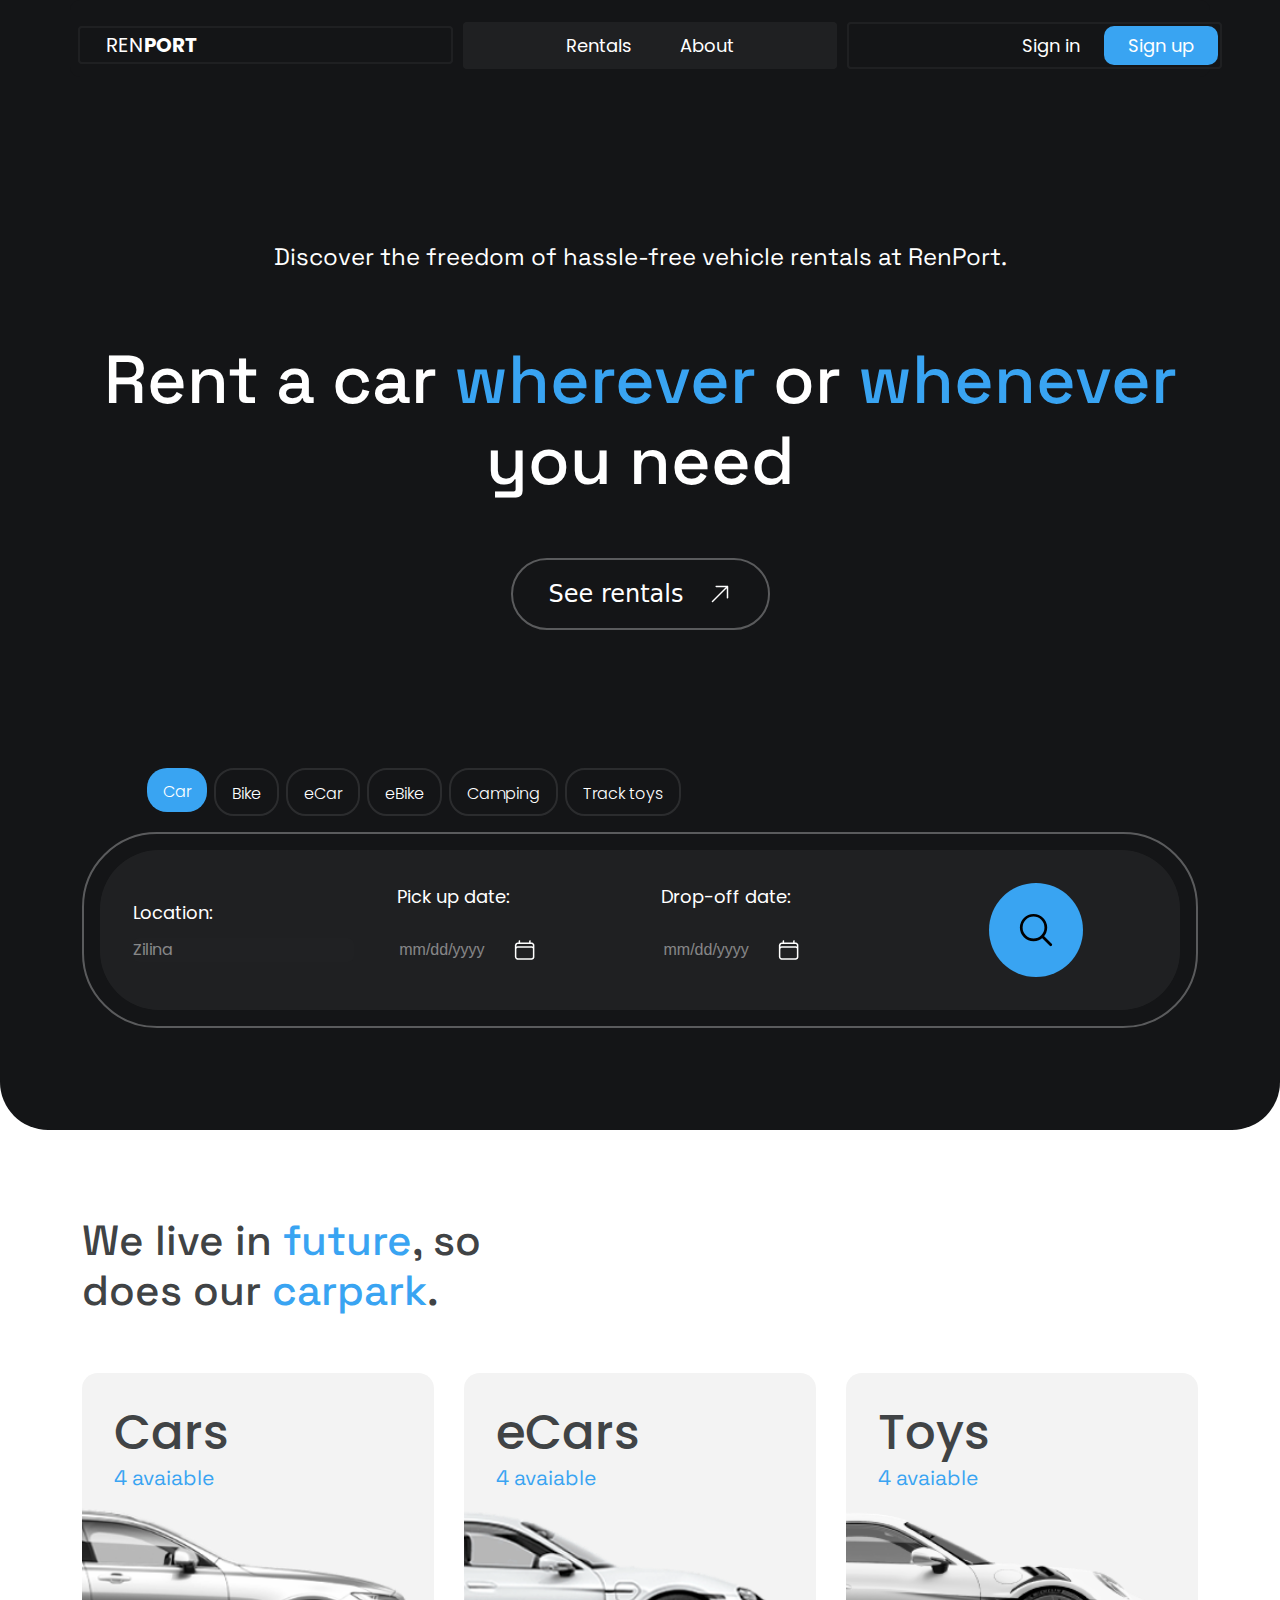
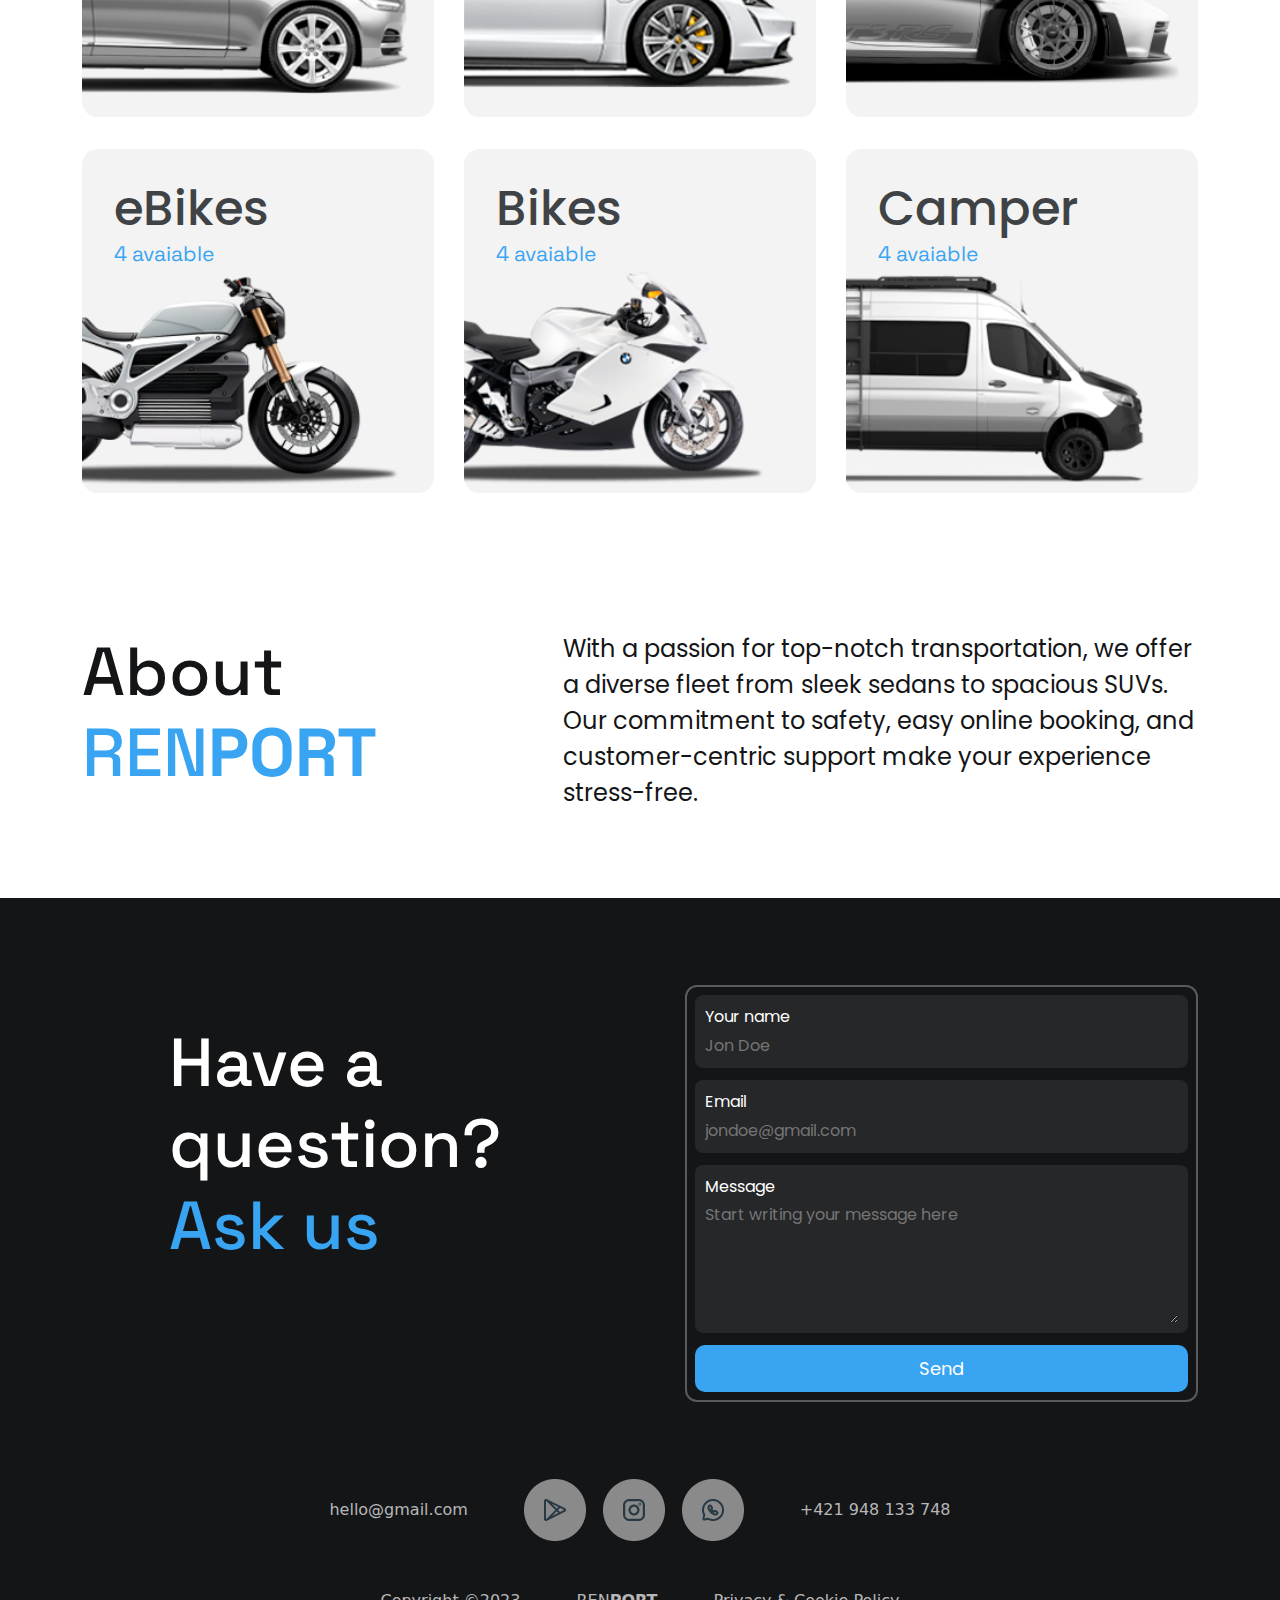
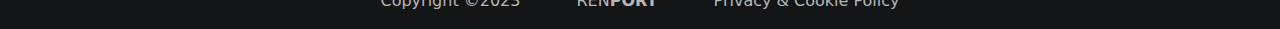
<file: index.html>
<!DOCTYPE html>
<html lang="en">
  <head>
    <meta charset="UTF-8" />
    <meta name="viewport" content="width=device-width, initial-scale=1.0" />
    <title>RenPort</title>
    <link rel="icon" href="./asets/imgs/site-icon.svg" />

    <link rel="stylesheet" href="./asets/css/bootstrap.min.css" />
    <link rel="stylesheet" href="./asets/custom/style.css" />
    <link rel="stylesheet" href="./asets/custom/style-general.css" />

    <link rel="preconnect" href="https://fonts.googleapis.com" />
    <link rel="preconnect" href="https://fonts.gstatic.com" crossorigin />
    <link
      href="https://fonts.googleapis.com/css2?family=Poppins&family=Space+Grotesk:wght@500&display=swap"
      rel="stylesheet"
    />
    <link
      href="https://fonts.googleapis.com/css2?family=Poppins&display=swap"
      rel="stylesheet"
    />
    <link
      href="https://fonts.googleapis.com/css2?family=Poppins:wght@300&display=swap"
      rel="stylesheet"
    />
  </head>
  <body onload="main()">
    <section class="bg-dark-cast border-bn">
      <!-- NAV STARTS -->
      <nav class="container navbar navbar-expand-lg navbar-light">
        <div class="col-4 left">
          <a class="navbar-brand" href="./index.html"
            >REN<strong>PORT</strong></a
          >
        </div>

        <div class="col-4 center">
          <ul class="navbar-nav mr-auto">
            <li class="nav-item">
              <a class="nav-link" href="./rentals.html">Rentals</a>
            </li>
            <li class="nav-item">
              <a class="nav-link" href="#about">About</a>
            </li>
          </ul>
        </div>

        <div class="col-4 right">
          <ul class="navbar-nav mr-auto">
            <li class="nav-item">
              <a class="nav-link sign" href="./sign_in.html">Sign in</a>
            </li>
            <li class="nav-item">
              <a class="nav-link btn-primary-cast sign" href="./sign_up.html"
                >Sign up</a
              >
            </li>
            <li class="nav-item profile">
              <a class="nav-link btn-primary-cast" href="./profile.html"
                >Profile</a
              >
            </li>
          </ul>
        </div>
      </nav>
      <!-- NAV ENDS -->

      <!-- MAIN STARTS -->
      <div class="container main">
        <div>
          <p class="secundary-text">
            Discover the freedom of hassle-free vehicle rentals at RenPort.
          </p>
        </div>
        <div>
          <h1>
            Rent a car
            <span style="color: var(--primary-accent)">wherever</span> or
            <span style="color: var(--primary-accent)">whenever</span> you need
          </h1>
        </div>

        <button class="btn btn-primary button-see-rent">
          <div class=""><p>See rentals</p></div>

          <div class="">
            <img
              class="img-fluid"
              src="./asets/imgs/see-rent-icon.png"
              alt="see-rent"
            />
          </div>
        </button>
      </div>
      <!-- MAIN ENDS -->

      <!-- FIND FORM STARTS -->
      <form action="/" method="get" class="container find">
        <div class="col-7 col-7 choose">
          <div class="btn-group btn-group-toggle radio-b">
            <label class="btn btn-secondary active radio-b-label">
              <input
                type="radio"
                name="vehicle-type"
                id="option1"
                autocomplete="off"
                checked
              />
              Car
            </label>
            <label class="btn btn-secondary radio-b-label">
              <input
                type="radio"
                name="vehicle-type"
                id="option2"
                autocomplete="off"
              />
              Bike
            </label>
            <label class="btn btn-secondary radio-b-label">
              <input
                type="radio"
                name="vehicle-type"
                id="option3"
                autocomplete="off"
              />
              eCar
            </label>
            <label class="btn btn-secondary radio-b-label">
              <input
                type="radio"
                name="vehicle-type"
                id="option4"
                autocomplete="off"
              />
              eBike
            </label>
            <label class="btn btn-secondary radio-b-label">
              <input
                type="radio"
                name="vehicle-type"
                id="option5"
                autocomplete="off"
              />
              Camping
            </label>
            <label class="btn btn-secondary radio-b-label">
              <input
                type="radio"
                name="vehicle-type"
                id="option6"
                autocomplete="off"
              />
              Track toys
            </label>
          </div>
        </div>

        <div class="loc-date-select-container">
          <div class="loc-date-select">
            <div class="location">
              <label for="location">Location:</label>
              <select class="form-select" aria-label="location">
                <option value="Zilina">Zilina</option>
                <option value="Bratislava">Bratislava</option>
                <option value="Kosice">Kosice</option>
              </select>
            </div>

            <div class="starts">
              <label for="starts">Pick up date:</label>
              <input type="date" id="starts" name="starts" />
            </div>

            <div class="ends">
              <label for="ends">Drop-off date:</label>
              <input type="date" id="ends" name="ends" placeholder="text" />
            </div>

            <div class="find-button">
              <img
                width="94px"
                src="./asets/imgs/find-icon.svg"
                alt="find-icon"
              />
            </div>
          </div>
        </div>
      </form>
      <!-- FIND FORM ENDS -->
    </section>

    <!-- CARDS -->
    <section class="container section-2">
      <div class="col-5">
        <h2>
          We live in <span style="color: var(--primary-accent)">future</span>,
          so does our <span style="color: var(--primary-accent)">carpark</span>.
        </h2>
      </div>

      <div class="cards">
        <div class="row1">
          <div class="card">
            <div class="text-in-card">
              <h3>Cars</h3>
              <p>4 avaiable</p>
            </div>
            <img src="./asets/imgs/car1.png" alt="car1" />
          </div>
          <div class="card">
            <div class="text-in-card">
              <h3>eCars</h3>
              <p>4 avaiable</p>
            </div>
            <img src="./asets/imgs/car2.png" alt="car2" />
          </div>
          <div class="card">
            <div class="text-in-card">
              <h3>Toys</h3>
              <p>4 avaiable</p>
            </div>
            <img src="./asets/imgs/car3.png" alt="car3" />
          </div>
        </div>

        <div class="row2">
          <div class="card">
            <div class="text-in-card">
              <h3>eBikes</h3>
              <p>4 avaiable</p>
            </div>
            <img src="./asets/imgs/car4.png" alt="car4" />
          </div>
          <div class="card">
            <div class="text-in-card">
              <h3>Bikes</h3>
              <p>4 avaiable</p>
            </div>
            <img src="./asets/imgs/car5.png" alt="car5" />
          </div>
          <div class="card">
            <div class="text-in-card">
              <h3>Camper</h3>
              <p>4 avaiable</p>
            </div>
            <img src="./asets/imgs/car6.png" alt="car6" />
          </div>
        </div>
      </div>
    </section>

    <!-- ABOUT -->
    <section class="container section-3" id="about">
      <div class="col-4">
        <h1>
          About
          <span style="color: var(--primary-accent)"
            >REN<strong>PORT</strong></span
          >
        </h1>
      </div>
      <div>
        <p>
          With a passion for top-notch transportation, we offer a diverse fleet
          from sleek sedans to spacious SUVs. Our commitment to safety, easy
          online booking, and customer-centric support make your experience
          stress-free.
        </p>
      </div>
    </section>

    <!-- ASK US -->
    <section class="section-4 bg-dark-cast">
      <div class="container section-4">
        <div class="ask-us col-4">
          <div>
            <h1>
              Have a question?
              <span style="color: var(--primary-accent)">Ask us</span>
            </h1>
          </div>
        </div>
        <div class="ask-us-form">
          <form>
            <div>
              <label for="name-usk-us">Your name</label>
              <input type="text" id="name-usk-us" placeholder="Jon Doe" />
            </div>
            <div>
              <label for="email-usk-us">Email</label>
              <input type="email" id="email" placeholder="jondoe@gmail.com" />
            </div>
            <div>
              <label for="message-usk-us">Message</label>
              <textarea
                rows="5"
                cols="25"
                placeholder="Start writing your message here"
              ></textarea>
            </div>
            <div class="btn-primary-cast">
              <button>Send</button>
            </div>
          </form>
        </div>
      </div>
    </section>

    <!-- FOOTER -->
    <section class="bg-dark-cast">
      <footer>
        <div class="links-footer">
          <div><p>hello@gmail.com</p></div>
          <div class="links-imgs">
            <img src="./asets/imgs/playmarket-icon.png" alt="playmarket-icon" />
            <img src="./asets/imgs/inst-icon.png" alt="inst-icon" />
            <img src="./asets/imgs/whatsapp-icon.png" alt="whatsapp-icon" />
          </div>
          <div class="phone-number-footer"><p>+421 948 133 748</p></div>
        </div>
        <div class="else-footer">
          <p>Copyright &#169;2023</p>
          <p>REN<strong>PORT</strong></p>
          <p>Privacy & Cookie Policy</p>
        </div>
      </footer>
    </section>

    <script src="https://cdn.jsdelivr.net/npm/@popperjs/core@2.11.8/dist/umd/popper.min.js"></script>
    <script src="https://cdn.jsdelivr.net/npm/bootstrap@5.3.2/dist/js/bootstrap.min.js"></script>
    <script src="asets/js/bootstrap.min.js"></script>
    <script src="https://ajax.googleapis.com/ajax/libs/jquery/3.7.1/jquery.min.js"></script>
    <script src="./asets/custom/scripts.js"></script>
  </body>
</html>
</file>
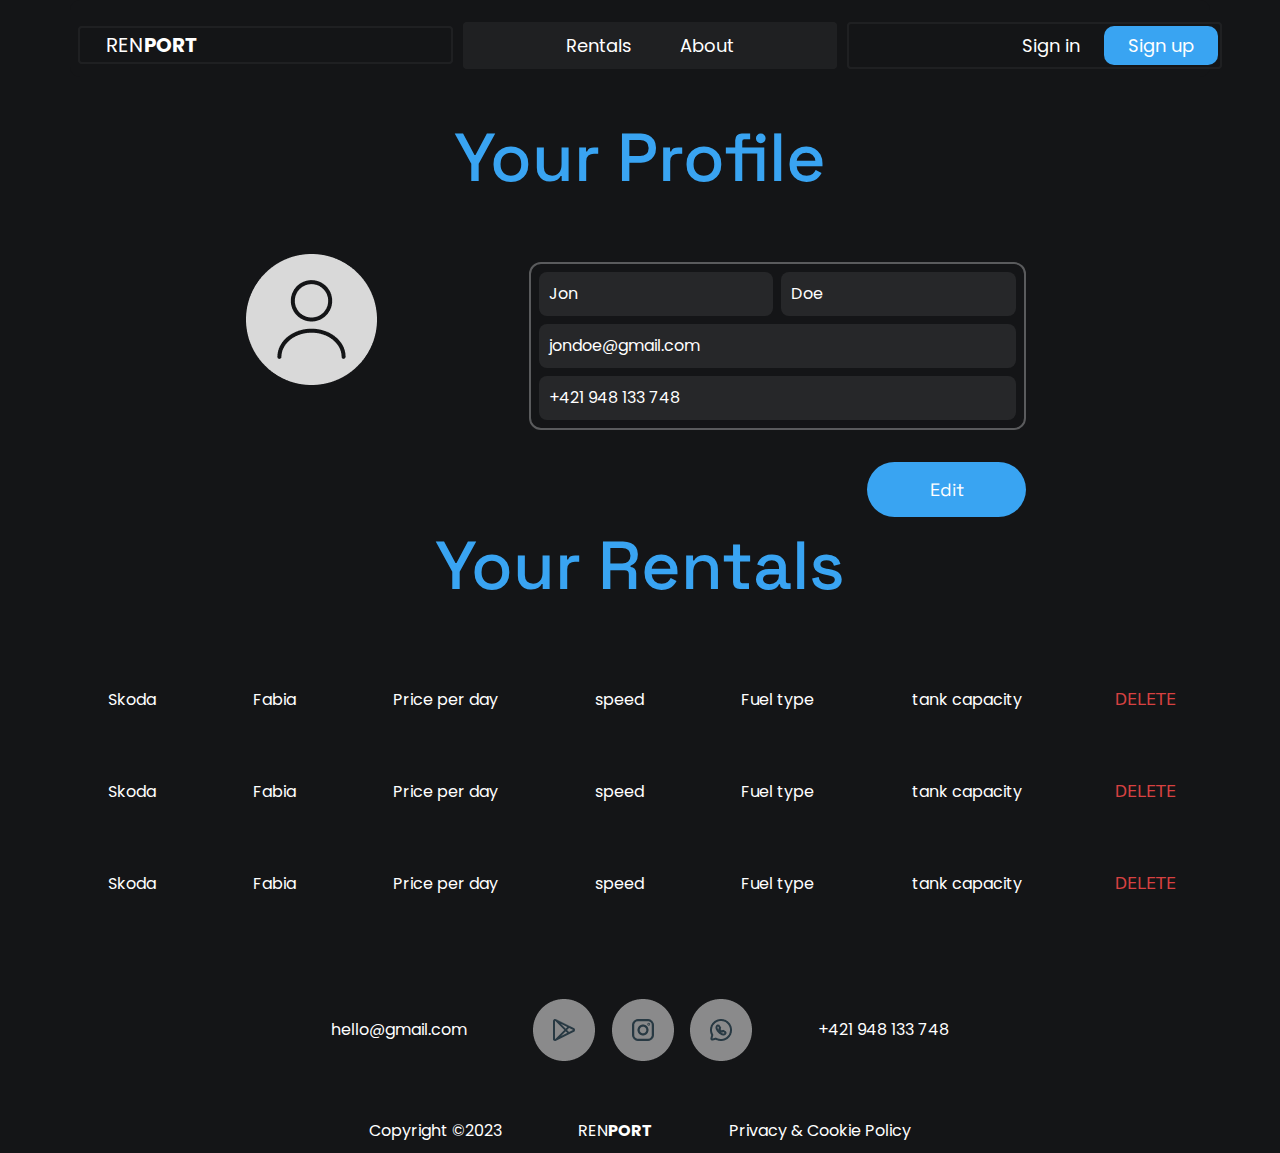
<file: profile.html>
<!DOCTYPE html>
<html lang="en">
  <head>
    <meta charset="UTF-8" />
    <meta name="viewport" content="width=device-width, initial-scale=1.0" />
    <title>RenPort</title>
    <link rel="icon" href="./asets/imgs/site-icon.svg" />

    <link rel="stylesheet" href="./asets/css/bootstrap.min.css" />
    <link rel="stylesheet" href="./asets/custom/profile.css" />
    <link rel="stylesheet" href="./asets/custom/style-general.css" />

    <link rel="preconnect" href="https://fonts.googleapis.com" />
    <link rel="preconnect" href="https://fonts.gstatic.com" crossorigin />
    <link
      href="https://fonts.googleapis.com/css2?family=Poppins&family=Space+Grotesk:wght@500&display=swap"
      rel="stylesheet"
    />
    <link
      href="https://fonts.googleapis.com/css2?family=Poppins&display=swap"
      rel="stylesheet"
    />
    <link
      href="https://fonts.googleapis.com/css2?family=Poppins:wght@300&display=swap"
      rel="stylesheet"
    />
  </head>
  <body class="bg-dark-cast" onload="main()">
    <section>
      <!-- NAV STARTS -->
      <nav class="container navbar navbar-expand-lg navbar-light">
        <div class="col-4 left">
          <a class="navbar-brand" href="./index.html"
            >REN<strong>PORT</strong></a
          >
        </div>

        <div class="col-4 center">
          <ul class="navbar-nav mr-auto">
            <li class="nav-item">
              <a class="nav-link" href="./rentals.html">Rentals</a>
            </li>
            <li class="nav-item">
              <a class="nav-link" href="#about">About</a>
            </li>
          </ul>
        </div>

        <div class="col-4 right">
          <ul class="navbar-nav mr-auto">
            <li class="nav-item">
              <a class="nav-link sign" href="./sign_in.html">Sign in</a>
            </li>
            <li class="nav-item">
              <a class="nav-link btn-primary-cast sign" href="./sign_up.html"
                >Sign up</a
              >
            </li>
            <li class="nav-item profile">
              <a class="nav-link btn-primary-cast" href="./profile.html"
                >Profile</a
              >
            </li>
          </ul>
        </div>
      </nav>
    </section>

    <section class="container">
      <div class="contact-info-container">
        <h1 style="color: var(--primary-accent)">Your Profile</h1>

        <div class="data">
          <div><img src="./asets/imgs/profile-icon.png" alt="" /></div>
          <div class="contact-info">
            <div class="contact-info-text">
              <div class="name-surname">
                <p>Jon</p>
                <p>Doe</p>
              </div>
              <p>jondoe@gmail.com</p>
              <p>+421 948 133 748</p>
            </div>

            <div class="btn-primary-cast edit-profile">
              <button>Edit</button>
            </div>
          </div>

          <form class="contact-info-form">
            <div class="contact-info-div">
              <div class="name-surname">
                <div class="lab-input">
                  <label for="name-your-contact">Your name</label>
                  <input type="text" id="name-your-contact" placeholder="Jon" />
                </div>

                <div class="lab-input">
                  <label for="suename-your-contact">Your name</label>
                  <input
                    type="text"
                    id="surname-your-contact"
                    placeholder="Doe"
                  />
                </div>
              </div>

              <div class="lab-input">
                <label for="email-your-contact">Email</label>
                <input
                  type="email"
                  id="email-your-contact"
                  placeholder="jondoe@gmail.com"
                />
              </div>

              <div class="lab-input">
                <label for="phone-your-contact">Phone number</label>
                <input
                  type="tel"
                  id="phone-your-contact"
                  placeholder="+421 948 133 748"
                />
              </div>
            </div>

            <div class="lab-input btn-primary-cast submit-profile">
              <button>Submit</button>
            </div>
          </form>
        </div>
      </div>
    </section>

    <section class="container rentals-container">
      <h1 style="color: var(--primary-accent)">Your Rentals</h1>

      <div class="rentals">
        <div class="rental">
          <p class="brand">Skoda</p>
          <p class="model">Fabia</p>
          <p class="price-per-day">Price per day</p>
          <p class="speed">speed</p>
          <p class="fuel-type">Fuel type</p>
          <p class="tank-capacity">tank capacity</p>
          <button class="delete">DELETE</button>
        </div>

        <div class="rental">
          <p class="brand">Skoda</p>
          <p class="model">Fabia</p>
          <p class="price-per-day">Price per day</p>
          <p class="speed">speed</p>
          <p class="fuel-type">Fuel type</p>
          <p class="tank-capacity">tank capacity</p>
          <button class="delete">DELETE</button>
        </div>

        <div class="rental">
          <p class="brand">Skoda</p>
          <p class="model">Fabia</p>
          <p class="price-per-day">Price per day</p>
          <p class="speed">speed</p>
          <p class="fuel-type">Fuel type</p>
          <p class="tank-capacity">tank capacity</p>
          <button class="delete">DELETE</button>
        </div>
      </div>
    </section>

    <!-- FOOTER -->
    <section>
      <footer>
        <div class="links-footer">
          <div><p>hello@gmail.com</p></div>
          <div class="links-imgs">
            <img src="./asets/imgs/playmarket-icon.png" alt="playmarket-icon" />
            <img src="./asets/imgs/inst-icon.png" alt="inst-icon" />
            <img src="./asets/imgs/whatsapp-icon.png" alt="whatsapp-icon" />
          </div>
          <div class="phone-number-footer"><p>+421 948 133 748</p></div>
        </div>
        <div class="else-footer">
          <p>Copyright &#169;2023</p>
          <p>REN<strong>PORT</strong></p>
          <p>Privacy & Cookie Policy</p>
        </div>
      </footer>
    </section>

    <script src="https://cdn.jsdelivr.net/npm/@popperjs/core@2.11.8/dist/umd/popper.min.js"></script>
    <script src="https://cdn.jsdelivr.net/npm/bootstrap@5.3.2/dist/js/bootstrap.min.js"></script>
    <script src="asets/js/bootstrap.min.js"></script>
    <script src="https://ajax.googleapis.com/ajax/libs/jquery/3.7.1/jquery.min.js"></script>
    <script src="./asets/custom/scripts.js"></script>
  </body>
</html>
</file>
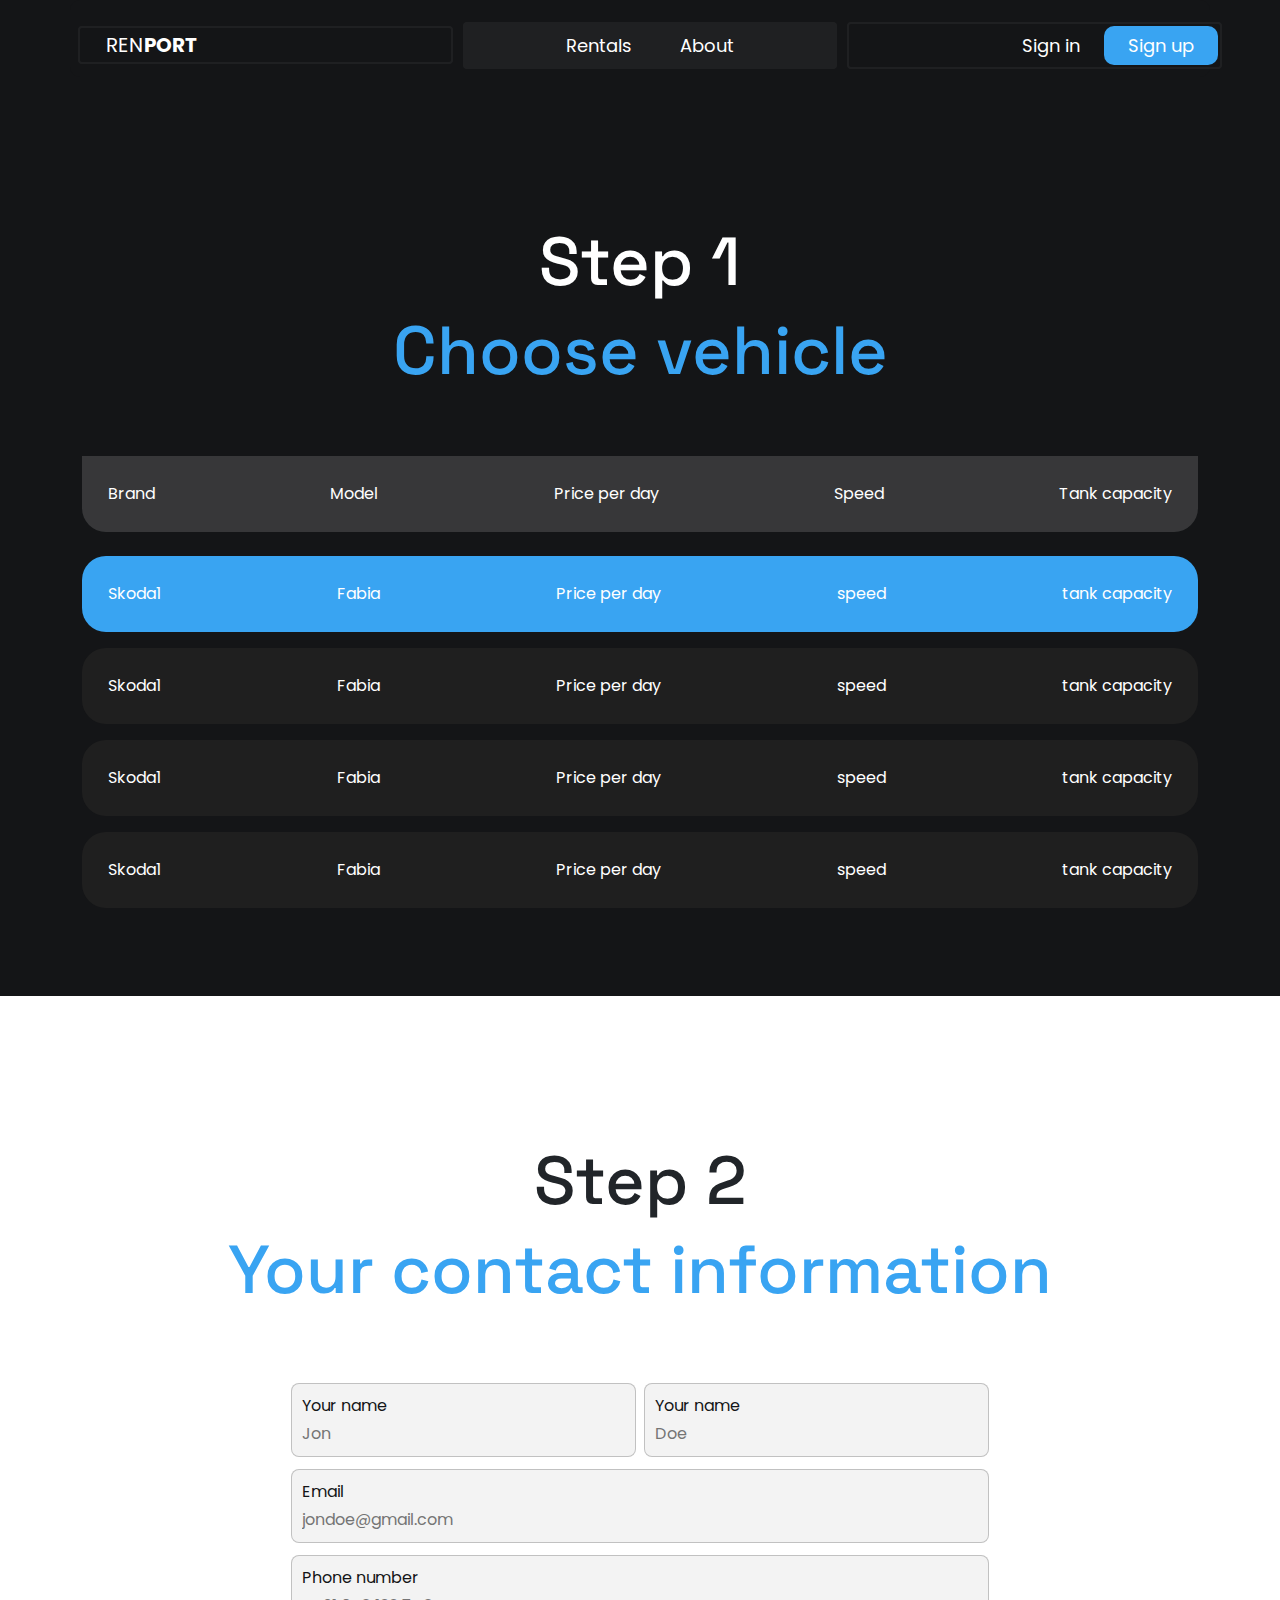
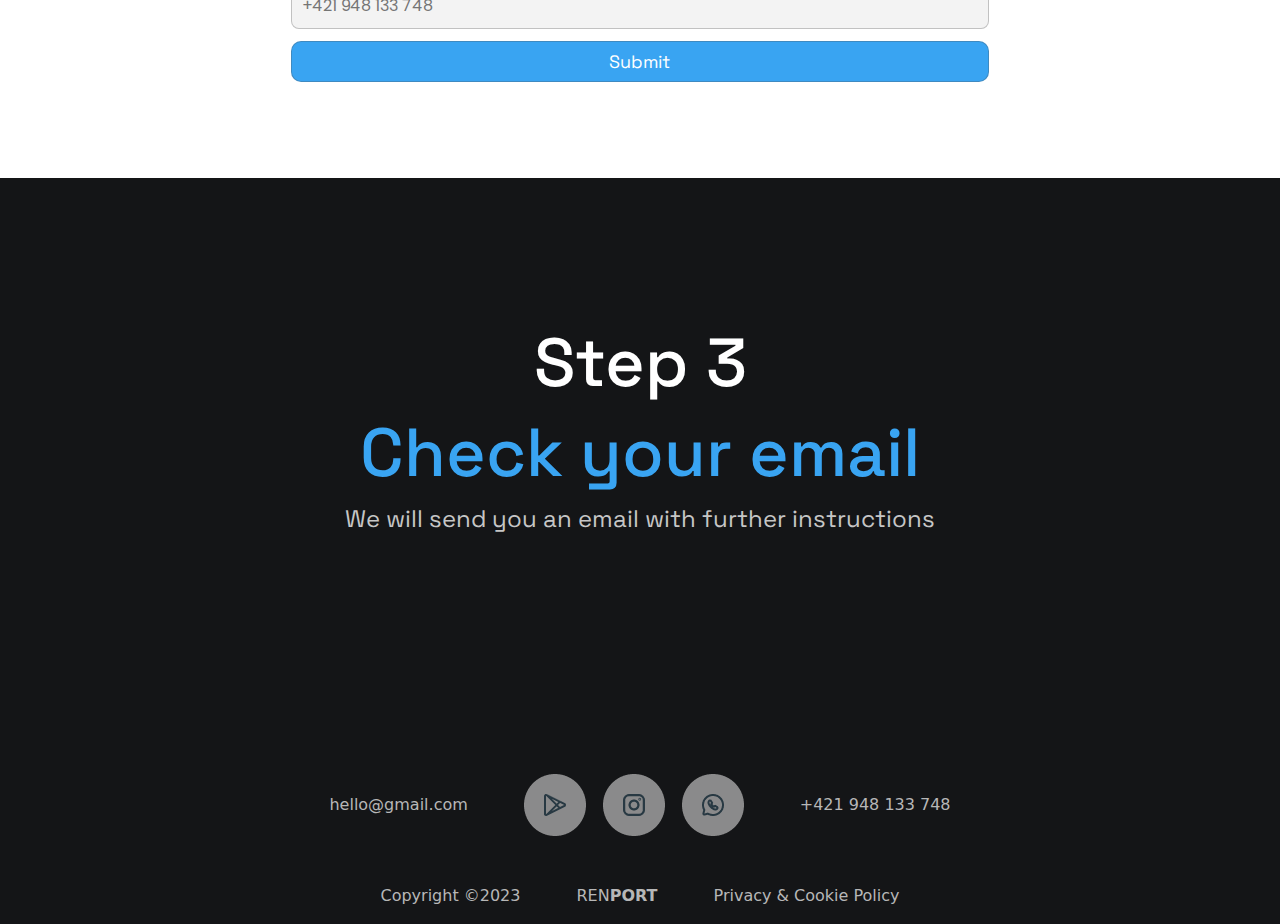
<file: rent_vehicle.html>
<!DOCTYPE html>
<html lang="en">
  <head>
    <meta charset="UTF-8" />
    <meta name="viewport" content="width=device-width, initial-scale=1.0" />
    <title>Rent vehicle</title>
    <link rel="icon" href="/asets/imgs/site-icon.svg" />
    <link rel="stylesheet" href="./asets/custom/rent-vehicle.css" />
    <link rel="stylesheet" href="./asets/custom/style-general.css" />

    <link rel="stylesheet" href="./asets/css/bootstrap.min.css" />

    <link rel="preconnect" href="https://fonts.googleapis.com" />
    <link rel="preconnect" href="https://fonts.gstatic.com" crossorigin />
    <link
      href="https://fonts.googleapis.com/css2?family=Poppins&family=Space+Grotesk:wght@500&display=swap"
      rel="stylesheet"
    />
    <link
      href="https://fonts.googleapis.com/css2?family=Poppins&display=swap"
      rel="stylesheet"
    />
    <link
      href="https://fonts.googleapis.com/css2?family=Poppins:wght@300&display=swap"
      rel="stylesheet"
    />
  </head>
  <body onload="main()">
    <section class="bg-dark-cast">
      <!-- NAV STARTS -->
      <nav class="container navbar navbar-expand-lg navbar-light">
        <div class="col-4 left">
          <a class="navbar-brand" href="./index.html"
            >REN<strong>PORT</strong></a
          >
        </div>

        <div class="col-4 center">
          <ul class="navbar-nav mr-auto">
            <li class="nav-item">
              <a class="nav-link" href="./rentals.html">Rentals</a>
            </li>
            <li class="nav-item">
              <a class="nav-link" href="./index.html#about">About</a>
            </li>
          </ul>
        </div>

        <div class="col-4 right">
          <ul class="navbar-nav mr-auto">
            <li class="nav-item">
              <a class="nav-link sign" href="./sign_in.html">Sign in</a>
            </li>
            <li class="nav-item">
              <a class="nav-link btn-primary-cast sign" href="./sign_up.html"
                >Sign up</a
              >
            </li>
            <li class="nav-item profile">
              <a class="nav-link btn-primary-cast" href="./profile.html"
                >Profile</a
              >
            </li>
          </ul>
        </div>
      </nav>
    </section>

    <!-- STEP 1 -->
    <form action="" id="rent-vehicle-form">
      <section class="bg-dark-cast">
        <div class="step container">
          <div>
            <div class="text-in-step">
              <h1 style="color: #fff">Step 1</h1>
              <h1 style="color: var(--primary-accent)">Choose vehicle</h1>
            </div>

            <div class="rentals-container">
              <div class="rentals">
                <div class="rental" id="rentals-table-header">
                  <p class="brand">Brand</p>
                  <p class="model">Model</p>
                  <p class="price-per-day">Price per day</p>
                  <p class="speed">Speed</p>
                  <p class="tank-capacity">Tank capacity</p>
                </div>

                <label class="btn btn-secondary active rental">
                  <input
                    type="radio"
                    name="vehicle"
                    id="option1"
                    autocomplete="off"
                    checked
                  />
                  <p class="brand">Skoda1</p>
                  <p class="model">Fabia</p>
                  <p class="price-per-day">Price per day</p>
                  <p class="speed">speed</p>
                  <p class="tank-capacity">tank capacity</p>
                </label>

                <label class="btn btn-secondary rental">
                  <input
                    type="radio"
                    name="vehicle"
                    id="option1"
                    autocomplete="off"
                    checked
                  />
                  <p class="brand">Skoda1</p>
                  <p class="model">Fabia</p>
                  <p class="price-per-day">Price per day</p>
                  <p class="speed">speed</p>
                  <p class="tank-capacity">tank capacity</p>
                </label>

                <label class="btn btn-secondary rental">
                  <input
                    type="radio"
                    name="vehicle"
                    id="option1"
                    autocomplete="off"
                    checked
                  />
                  <p class="brand">Skoda1</p>
                  <p class="model">Fabia</p>
                  <p class="price-per-day">Price per day</p>
                  <p class="speed">speed</p>
                  <p class="tank-capacity">tank capacity</p>
                </label>

                <label class="btn btn-secondary rental">
                  <input
                    type="radio"
                    name="vehicle"
                    id="option1"
                    autocomplete="off"
                    checked
                  />
                  <p class="brand">Skoda1</p>
                  <p class="model">Fabia</p>
                  <p class="price-per-day">Price per day</p>
                  <p class="speed">speed</p>
                  <p class="tank-capacity">tank capacity</p>
                </label>
              </div>
            </div>
          </div>
        </div>
      </section>

      <!-- STEP 2 -->
      <section class="container step" id="step1">
        <div class="text-in-step">
          <h1>Step 2</h1>
          <h1 style="color: var(--primary-accent)">Your contact information</h1>
        </div>

        <div class="your-contact-form">
          <div>
            <div class="name-surname">
              <div class="lab-input">
                <label for="name-your-contact">Your name</label>
                <input type="text" id="name-your-contact" placeholder="Jon" />
              </div>

              <div class="lab-input">
                <label for="surname-your-contact">Your name</label>
                <input
                  type="text"
                  id="surname-your-contact"
                  placeholder="Doe"
                />
              </div>
            </div>

            <div class="lab-input">
              <label for="email-your-contact">Email</label>
              <input
                type="email"
                id="email-your-contact"
                placeholder="jondoe@gmail.com"
              />
            </div>

            <div class="lab-input">
              <label for="phone-your-contact">Phone number</label>
              <input
                type="tel"
                id="phone-your-contact"
                placeholder="+421 948 133 748"
              />
            </div>

            <div class="lab-input btn-primary-cast">
              <button
                id="rent-vehicle-submit-btn"
                type="submit"
                onclick="submitRentVehicle"
              >
                Submit
              </button>
            </div>
          </div>
        </div>
      </section>
    </form>

    <!-- STEP 3 -->
    <section class="bg-dark-cast">
      <div class="step container">
        <div class="text-in-step">
          <h1 style="color: #fff">Step 3</h1>
          <h1 style="color: var(--primary-accent)">Check your email</h1>
          <p class="col-8">
            We will send you an email with further instructions
          </p>
        </div>
      </div>
    </section>

    <!-- FOOTER -->
    <section class="bg-dark-cast">
      <footer>
        <div class="links-footer">
          <div><p>hello@gmail.com</p></div>
          <div class="links-imgs">
            <img src="./asets/imgs/playmarket-icon.png" alt="playmarket-icon" />
            <img src="./asets/imgs/inst-icon.png" alt="inst-icon" />
            <img src="./asets/imgs/whatsapp-icon.png" alt="whatsapp-icon" />
          </div>
          <div class="phone-number-footer"><p>+421 948 133 748</p></div>
        </div>
        <div class="else-footer">
          <p>Copyright &#169;2023</p>
          <p>REN<strong>PORT</strong></p>
          <p>Privacy & Cookie Policy</p>
        </div>
      </footer>
    </section>

    <script src="https://cdn.jsdelivr.net/npm/@popperjs/core@2.11.8/dist/umd/popper.min.js"></script>
    <script src="https://cdn.jsdelivr.net/npm/bootstrap@5.3.2/dist/js/bootstrap.min.js"></script>
    <script src="asets/js/bootstrap.min.js"></script>
    <script src="https://ajax.googleapis.com/ajax/libs/jquery/3.7.1/jquery.min.js"></script>
    <script src="/asets/custom/scripts.js"></script>
  </body>
</html>
</file>
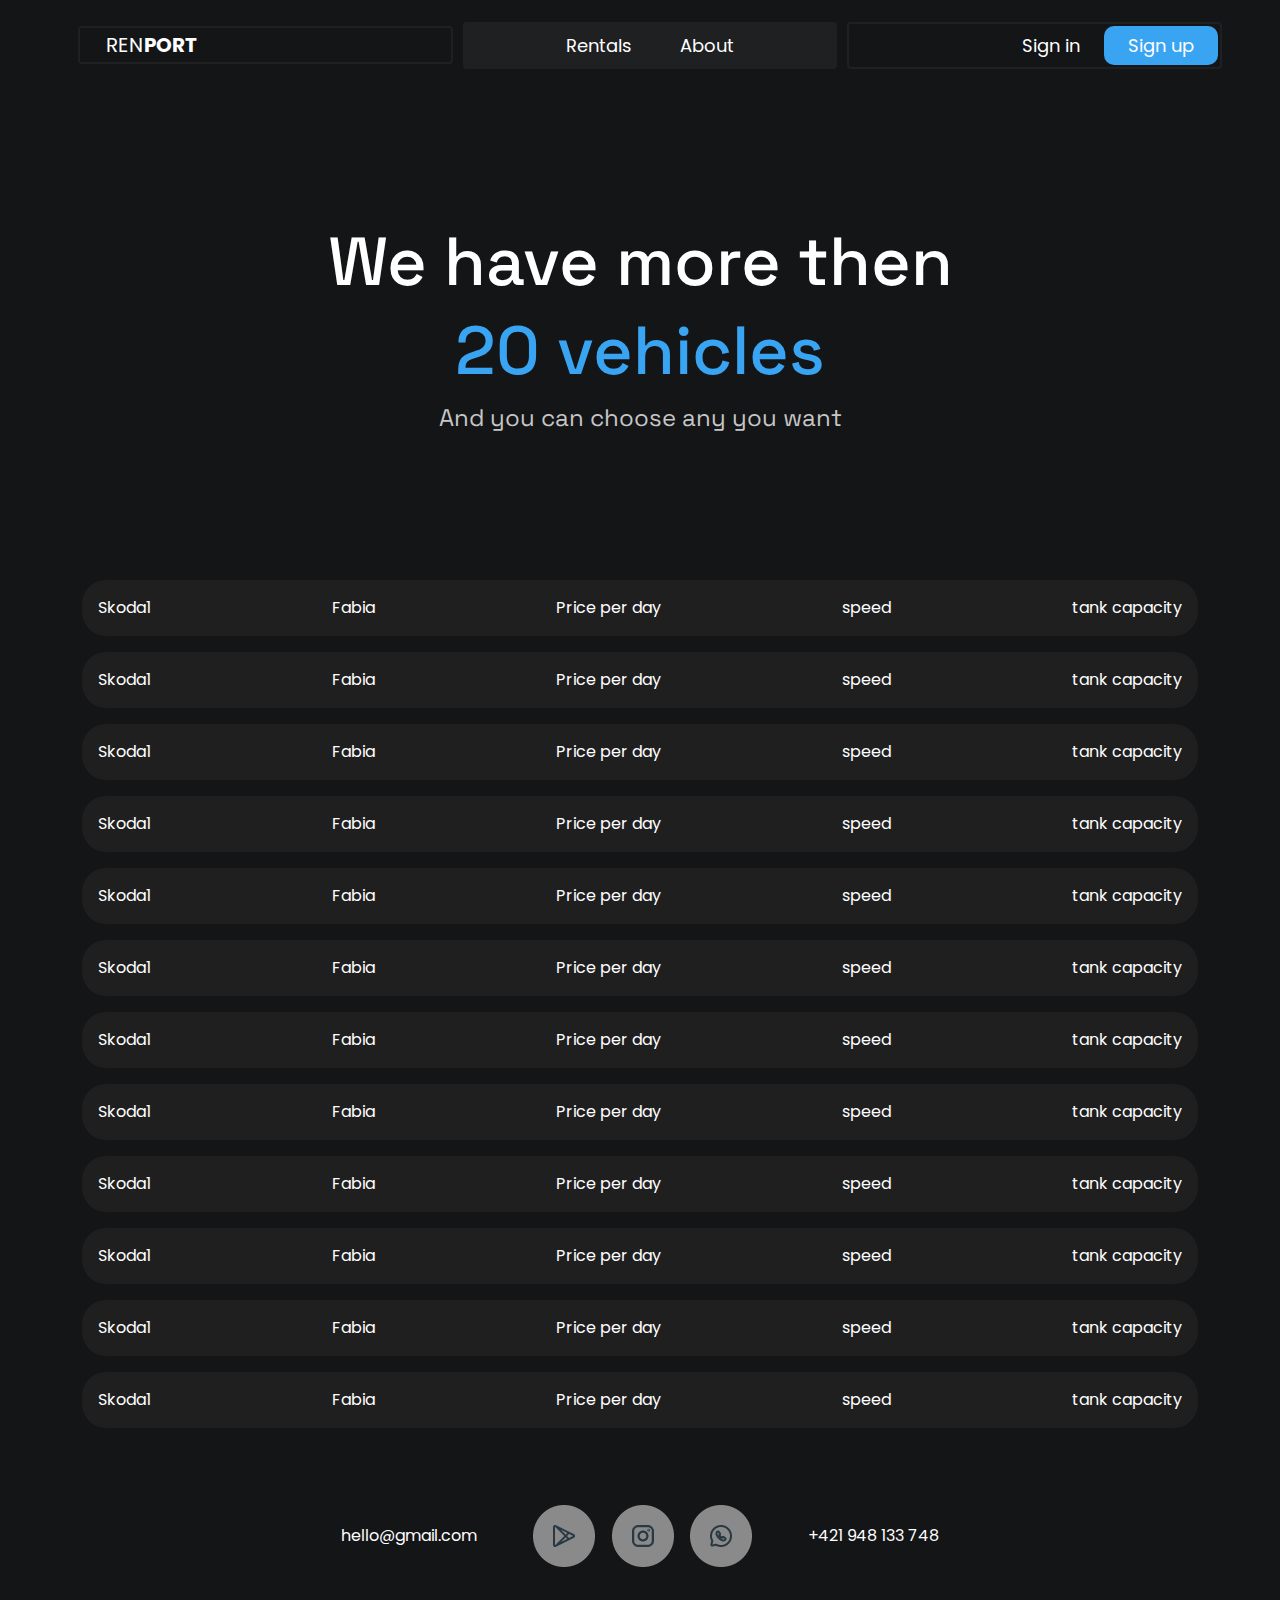
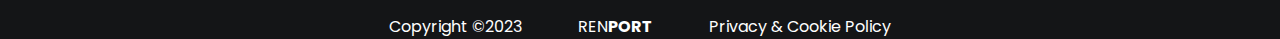
<file: rentals.html>
<!DOCTYPE html>
<html lang="en">
  <head>
    <meta charset="UTF-8" />
    <meta name="viewport" content="width=device-width, initial-scale=1.0" />
    <title>Rent vehicle</title>
    <link rel="icon" href="/asets/imgs/site-icon.svg" />
    <link rel="stylesheet" href="./asets/custom/rentals.css" />
    <link rel="stylesheet" href="./asets/custom/style-general.css" />

    <link rel="stylesheet" href="./asets/css/bootstrap.min.css" />

    <link rel="preconnect" href="https://fonts.googleapis.com" />
    <link rel="preconnect" href="https://fonts.gstatic.com" crossorigin />
    <link
      href="https://fonts.googleapis.com/css2?family=Poppins&family=Space+Grotesk:wght@500&display=swap"
      rel="stylesheet"
    />
    <link
      href="https://fonts.googleapis.com/css2?family=Poppins&display=swap"
      rel="stylesheet"
    />
    <link
      href="https://fonts.googleapis.com/css2?family=Poppins:wght@300&display=swap"
      rel="stylesheet"
    />
  </head>
  <body class="bg-dark-cast" onload="main()">
    <!-- NAV STARTS -->
    <section class="bg-dark-cast">
      <nav class="container navbar navbar-expand-lg navbar-light">
        <div class="col-4 left">
          <a class="navbar-brand" href="./index.html"
            >REN<strong>PORT</strong></a
          >
        </div>

        <div class="col-4 center">
          <ul class="navbar-nav mr-auto">
            <li class="nav-item">
              <a class="nav-link" href="./rentals.html">Rentals</a>
            </li>
            <li class="nav-item">
              <a class="nav-link" href="./index.html#about">About</a>
            </li>
          </ul>
        </div>

        <div class="col-4 right">
          <ul class="navbar-nav mr-auto">
            <li class="nav-item">
              <a class="nav-link sign" href="./sign_in.html">Sign in</a>
            </li>
            <li class="nav-item">
              <a class="nav-link btn-primary-cast sign" href="./sign_up.html"
                >Sign up</a
              >
            </li>
            <li class="nav-item profile">
              <a class="nav-link btn-primary-cast" href="./profile.html"
                >Profile</a
              >
            </li>
          </ul>
        </div>
      </nav>
    </section>

    <section>
      <div class="container text">
        <div class="text-in">
          <h1 style="color: #fff">We have more then</h1>
          <h1 style="color: var(--primary-accent)">20 vehicles</h1>
          <p class="col-8">And you can choose any you want</p>
        </div>
      </div>
    </section>

    <section class="container rentals-container">
      <div class="rentals">
        <div class="rental">
          <p class="brand">Skoda1</p>
          <p class="model">Fabia</p>
          <p class="price-per-day">Price per day</p>
          <p class="speed">speed</p>
          <p class="tank-capacity">tank capacity</p>
        </div>

        <div class="rental">
          <p class="brand">Skoda1</p>
          <p class="model">Fabia</p>
          <p class="price-per-day">Price per day</p>
          <p class="speed">speed</p>
          <p class="tank-capacity">tank capacity</p>
        </div>

        <div class="rental">
          <p class="brand">Skoda1</p>
          <p class="model">Fabia</p>
          <p class="price-per-day">Price per day</p>
          <p class="speed">speed</p>
          <p class="tank-capacity">tank capacity</p>
        </div>

        <div class="rental">
          <p class="brand">Skoda1</p>
          <p class="model">Fabia</p>
          <p class="price-per-day">Price per day</p>
          <p class="speed">speed</p>
          <p class="tank-capacity">tank capacity</p>
        </div>

        <div class="rental">
          <p class="brand">Skoda1</p>
          <p class="model">Fabia</p>
          <p class="price-per-day">Price per day</p>
          <p class="speed">speed</p>
          <p class="tank-capacity">tank capacity</p>
        </div>

        <div class="rental">
          <p class="brand">Skoda1</p>
          <p class="model">Fabia</p>
          <p class="price-per-day">Price per day</p>
          <p class="speed">speed</p>
          <p class="tank-capacity">tank capacity</p>
        </div>

        <div class="rental">
          <p class="brand">Skoda1</p>
          <p class="model">Fabia</p>
          <p class="price-per-day">Price per day</p>
          <p class="speed">speed</p>
          <p class="tank-capacity">tank capacity</p>
        </div>

        <div class="rental">
          <p class="brand">Skoda1</p>
          <p class="model">Fabia</p>
          <p class="price-per-day">Price per day</p>
          <p class="speed">speed</p>
          <p class="tank-capacity">tank capacity</p>
        </div>

        <div class="rental">
          <p class="brand">Skoda1</p>
          <p class="model">Fabia</p>
          <p class="price-per-day">Price per day</p>
          <p class="speed">speed</p>
          <p class="tank-capacity">tank capacity</p>
        </div>

        <div class="rental">
          <p class="brand">Skoda1</p>
          <p class="model">Fabia</p>
          <p class="price-per-day">Price per day</p>
          <p class="speed">speed</p>
          <p class="tank-capacity">tank capacity</p>
        </div>

        <div class="rental">
          <p class="brand">Skoda1</p>
          <p class="model">Fabia</p>
          <p class="price-per-day">Price per day</p>
          <p class="speed">speed</p>
          <p class="tank-capacity">tank capacity</p>
        </div>

        <div class="rental">
          <p class="brand">Skoda1</p>
          <p class="model">Fabia</p>
          <p class="price-per-day">Price per day</p>
          <p class="speed">speed</p>
          <p class="tank-capacity">tank capacity</p>
        </div>
      </div>
    </section>

    <!-- FOOTER -->
    <section class="bg-dark-cast">
      <footer>
        <div class="links-footer">
          <div><p>hello@gmail.com</p></div>
          <div class="links-imgs">
            <img src="./asets/imgs/playmarket-icon.png" alt="playmarket-icon" />
            <img src="./asets/imgs/inst-icon.png" alt="inst-icon" />
            <img src="./asets/imgs/whatsapp-icon.png" alt="whatsapp-icon" />
          </div>
          <div class="phone-number-footer"><p>+421 948 133 748</p></div>
        </div>
        <div class="else-footer">
          <p>Copyright &#169;2023</p>
          <p>REN<strong>PORT</strong></p>
          <p>Privacy & Cookie Policy</p>
        </div>
      </footer>
    </section>

    <script src="https://cdn.jsdelivr.net/npm/@popperjs/core@2.11.8/dist/umd/popper.min.js"></script>
    <script src="https://cdn.jsdelivr.net/npm/bootstrap@5.3.2/dist/js/bootstrap.min.js"></script>
    <script src="asets/js/bootstrap.min.js"></script>
    <script src="https://ajax.googleapis.com/ajax/libs/jquery/3.7.1/jquery.min.js"></script>
    <script src="/asets/custom/scripts.js"></script>
  </body>
</html>
</file>
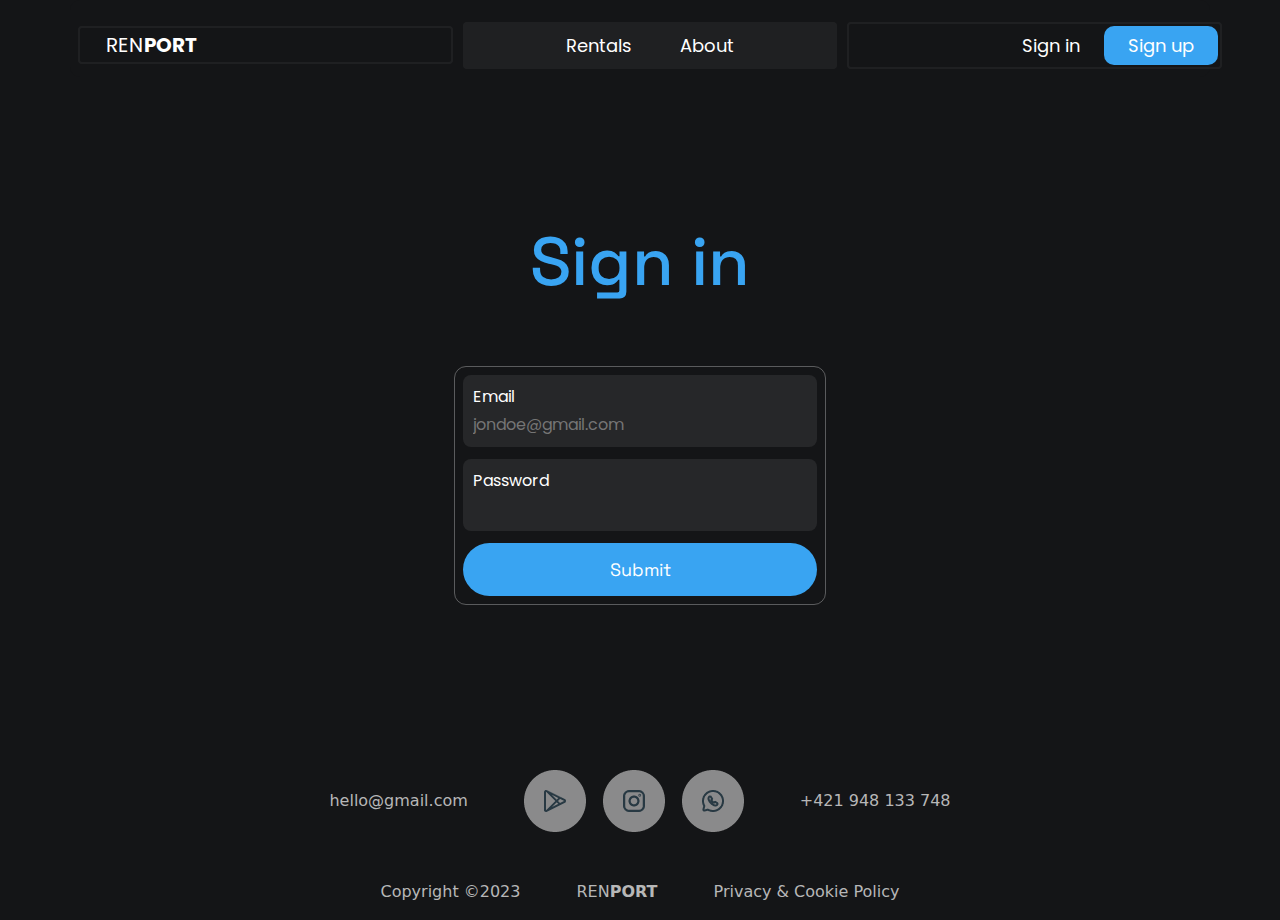
<file: sign_in.html>
<!DOCTYPE html>
<html lang="en">
  <head>
    <meta charset="UTF-8" />
    <meta name="viewport" content="width=device-width, initial-scale=1.0" />
    <title>RenPort</title>
    <link rel="icon" href="./asets/imgs/site-icon.svg" />

    <link rel="stylesheet" href="./asets/css/bootstrap.min.css" />
    <link rel="stylesheet" href="./asets/custom/sign.css" />
    <link rel="stylesheet" href="./asets/custom/style-general.css" />

    <link rel="preconnect" href="https://fonts.googleapis.com" />
    <link rel="preconnect" href="https://fonts.gstatic.com" crossorigin />
    <link
      href="https://fonts.googleapis.com/css2?family=Poppins&family=Space+Grotesk:wght@500&display=swap"
      rel="stylesheet"
    />
    <link
      href="https://fonts.googleapis.com/css2?family=Poppins&display=swap"
      rel="stylesheet"
    />
    <link
      href="https://fonts.googleapis.com/css2?family=Poppins:wght@300&display=swap"
      rel="stylesheet"
    />
  </head>
  <body class="bg-dark-cast" onload="main()">
    <section>
      <!-- NAV STARTS -->
      <nav class="container navbar navbar-expand-lg navbar-light">
        <div class="col-4 left">
          <a class="navbar-brand" href="./index.html"
            >REN<strong>PORT</strong></a
          >
        </div>

        <div class="col-4 center">
          <ul class="navbar-nav mr-auto">
            <li class="nav-item">
              <a class="nav-link" href="./rentals.html">Rentals</a>
            </li>
            <li class="nav-item">
              <a class="nav-link" href="./index.html#about">About</a>
            </li>
          </ul>
        </div>

        <div class="col-4 right">
          <ul class="navbar-nav mr-auto">
            <li class="nav-item">
              <a class="nav-link sign" href="./sign_in.html">Sign in</a>
            </li>
            <li class="nav-item">
              <a class="nav-link btn-primary-cast sign" href="./sign_up.html"
                >Sign up</a
              >
            </li>
            <li class="nav-item profile">
              <a class="nav-link btn-primary-cast" href="./profile.html"
                >Profile</a
              >
            </li>
          </ul>
        </div>
      </nav>
    </section>
    <div class="container">
      <section class="main col-4">
        <h1 style="color: var(--primary-accent)">Sign in</h1>

        <div class="sign-in-form">
          <form>
            <div class="lab-input">
              <label for="email-sign-in">Email</label>
              <input
                type="email"
                id="email-sign-in"
                placeholder="jondoe@gmail.com"
              />
            </div>

            <div class="lab-input">
              <label for="password-sign-in">Password</label>
              <input type="password" id="password-sign-in" />
            </div>

            <div class="lab-input btn-primary-cast">
              <button id="sign-in-btn">Submit</button>
            </div>
          </form>
        </div>
      </section>
    </div>

    <!-- FOOTER -->
    <section>
      <footer>
        <div class="links-footer">
          <div><p>hello@gmail.com</p></div>
          <div class="links-imgs">
            <img src="./asets/imgs/playmarket-icon.png" alt="playmarket-icon" />
            <img src="./asets/imgs/inst-icon.png" alt="inst-icon" />
            <img src="./asets/imgs/whatsapp-icon.png" alt="whatsapp-icon" />
          </div>
          <div class="phone-number-footer"><p>+421 948 133 748</p></div>
        </div>
        <div class="else-footer">
          <p>Copyright &#169;2023</p>
          <p>REN<strong>PORT</strong></p>
          <p>Privacy & Cookie Policy</p>
        </div>
      </footer>
    </section>

    <script src="https://cdn.jsdelivr.net/npm/@popperjs/core@2.11.8/dist/umd/popper.min.js"></script>
    <script src="https://cdn.jsdelivr.net/npm/bootstrap@5.3.2/dist/js/bootstrap.min.js"></script>
    <script src="asets/js/bootstrap.min.js"></script>
    <script src="https://ajax.googleapis.com/ajax/libs/jquery/3.7.1/jquery.min.js"></script>
    <script src="./asets/custom/scripts.js"></script>
  </body>
</html>
</file>
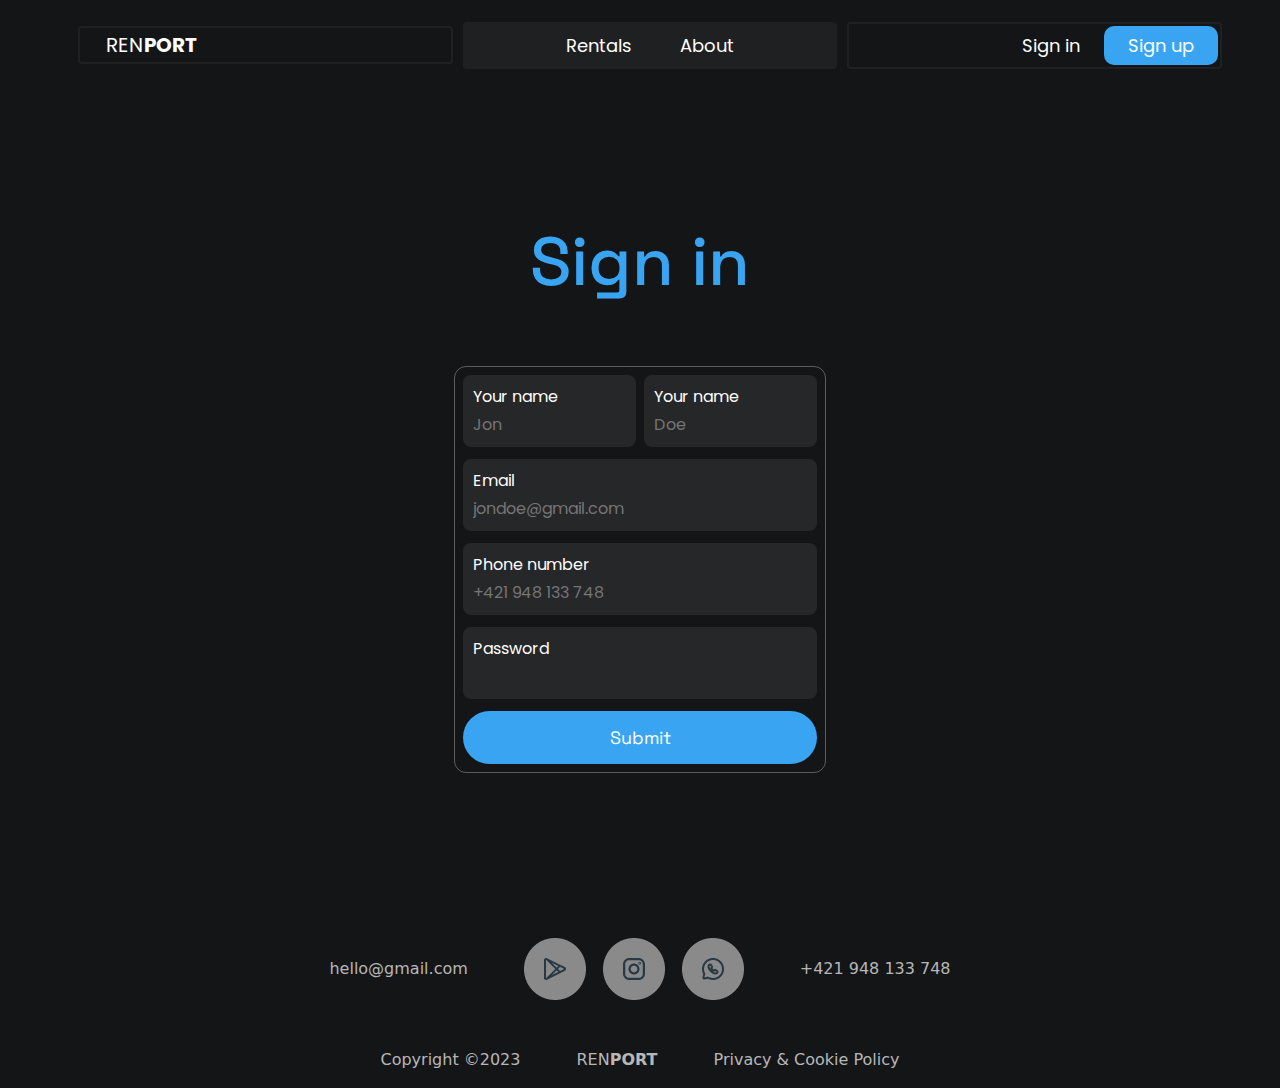
<file: sign_up.html>
<!DOCTYPE html>
<html lang="en">
  <head>
    <meta charset="UTF-8" />
    <meta name="viewport" content="width=device-width, initial-scale=1.0" />
    <title>RenPort</title>
    <link rel="icon" href="./asets/imgs/site-icon.svg" />

    <link rel="stylesheet" href="./asets/css/bootstrap.min.css" />
    <link rel="stylesheet" href="./asets/custom/sign.css" />
    <link rel="stylesheet" href="./asets/custom/style-general.css" />

    <link rel="preconnect" href="https://fonts.googleapis.com" />
    <link rel="preconnect" href="https://fonts.gstatic.com" crossorigin />
    <link
      href="https://fonts.googleapis.com/css2?family=Poppins&family=Space+Grotesk:wght@500&display=swap"
      rel="stylesheet"
    />
    <link
      href="https://fonts.googleapis.com/css2?family=Poppins&display=swap"
      rel="stylesheet"
    />
    <link
      href="https://fonts.googleapis.com/css2?family=Poppins:wght@300&display=swap"
      rel="stylesheet"
    />
  </head>
  <body class="bg-dark-cast" onload="main()">
    <section>
      <!-- NAV STARTS -->
      <nav class="container navbar navbar-expand-lg navbar-light">
        <div class="col-4 left">
          <a class="navbar-brand" href="./index.html"
            >REN<strong>PORT</strong></a
          >
        </div>

        <div class="col-4 center">
          <ul class="navbar-nav mr-auto">
            <li class="nav-item">
              <a class="nav-link" href="./rentals.html">Rentals</a>
            </li>
            <li class="nav-item">
              <a class="nav-link" href="./index.html#about">About</a>
            </li>
          </ul>
        </div>

        <div class="col-4 right">
          <ul class="navbar-nav mr-auto">
            <li class="nav-item">
              <a class="nav-link sign" href="./sign_in.html">Sign in</a>
            </li>
            <li class="nav-item">
              <a class="nav-link btn-primary-cast sign" href="./sign_up.html"
                >Sign up</a
              >
            </li>
            <li class="nav-item profile">
              <a class="nav-link btn-primary-cast" href="./profile.html"
                >Profile</a
              >
            </li>
          </ul>
        </div>
      </nav>
    </section>

    <div class="container">
      <section class="main col-4">
        <h1 style="color: var(--primary-accent)">Sign in</h1>

        <div class="sign-in-form">
          <form>
            <div class="name-surname">
              <div class="lab-input">
                <label for="name-your-contact">Your name</label>
                <input type="text" id="name-usk-us" placeholder="Jon" />
              </div>

              <div class="lab-input">
                <label for="suename-your-contact">Your name</label>
                <input
                  type="text"
                  id="surname-your-contact"
                  placeholder="Doe"
                />
              </div>
            </div>

            <div class="lab-input">
              <label for="email-your-contact">Email</label>
              <input type="email" id="email" placeholder="jondoe@gmail.com" />
            </div>

            <div class="lab-input">
              <label for="phone-your-contact">Phone number</label>
              <input
                type="tel"
                id="phobe-usk-us"
                placeholder="+421 948 133 748"
              />
            </div>

            <div class="lab-input">
              <label for="password-sign-in">Password</label>
              <input type="password" id="password-sign-in" />
            </div>

            <div class="lab-input btn-primary-cast">
              <button id="sign-up-btn">Submit</button>
            </div>
          </form>
        </div>
      </section>
    </div>

    <!-- FOOTER -->
    <section>
      <footer>
        <div class="links-footer">
          <div><p>hello@gmail.com</p></div>
          <div class="links-imgs">
            <img src="./asets/imgs/playmarket-icon.png" alt="playmarket-icon" />
            <img src="./asets/imgs/inst-icon.png" alt="inst-icon" />
            <img src="./asets/imgs/whatsapp-icon.png" alt="whatsapp-icon" />
          </div>
          <div class="phone-number-footer"><p>+421 948 133 748</p></div>
        </div>
        <div class="else-footer">
          <p>Copyright &#169;2023</p>
          <p>REN<strong>PORT</strong></p>
          <p>Privacy & Cookie Policy</p>
        </div>
      </footer>
    </section>

    <script src="https://cdn.jsdelivr.net/npm/@popperjs/core@2.11.8/dist/umd/popper.min.js"></script>
    <script src="https://cdn.jsdelivr.net/npm/bootstrap@5.3.2/dist/js/bootstrap.min.js"></script>
    <script src="asets/js/bootstrap.min.js"></script>
    <script src="https://ajax.googleapis.com/ajax/libs/jquery/3.7.1/jquery.min.js"></script>
    <script src="./asets/custom/scripts.js"></script>
  </body>
</html>
</file>
<file: asets/custom/style.css>
/* MAIN STARTS */
.main {
  color: white;
  margin-top: 10.12rem;
  display: flex;
  flex-direction: column;
  align-items: center;
  justify-content: center;
  gap: 3rem;
}
.main * {
  text-align: center;
}
.button-see-rent {
  background: none !important;
  display: flex;
  gap: 1.5rem;
  justify-content: center;
  align-items: center;
  border-radius: 6.1875rem;
  padding: 1rem 2.25rem;
  border: 2px solid rgba(255, 255, 255, 0.3);
}
.button-see-rent p {
  margin: 0;
  font-size: 1.5rem;
}
.button-see-rent:hover {
  border-color: var(--primary-accent);
}
/* MAIN ENDS */

/* FIND 2 STARTS */
.loc-date-select-container {
  border: 2px solid rgba(255, 255, 255, 0.3);
  border-radius: 4.6875rem; /* inner border-radius (59px) + self padding (8px) */
  padding: 1rem;
}
.loc-date-select {
  display: flex;
  align-items: stretch;
  padding: 1rem;
  gap: 0.56rem;

  border-radius: 3.688rem;
  background: rgba(255, 255, 255, 0.05);
  font-family: Poppins;
  font-size: 1.125rem;
  color: #fff;
}
.loc-date-select div {
  display: flex;
  gap: 0.75rem;
  flex-direction: column;
  width: 100%;
  justify-content: center;
  padding: 1.063rem;
}
.form-select {
  -webkit-appearance: none;
  -moz-appearance: none;
  -ms-appearance: none;
  appearance: none;
  /* dark backgrounds force
  firefox to run select 
  options in dark mode */
  background: #202123;
  border: none !important;
  color: var(--input-color);
}
.form-select:focus {
  border: var(--primary-accent);
}
.form-select option {
  background-color: var(--form-background);
  color: white;
}
.loc-date-select input {
  -webkit-appearance: none;
  appearance: none;
  background: none;
  text-decoration: none;
  color: var(--input-color);
}
input {
  font-family: "Roboto", sans-serif;
  display: block;
  border: none;
  border-radius: 0.25rem;
  border: 2px solid transparent;
  line-height: 1.5rem;
  padding: 0;
  font-size: 1rem;
  color: rgba(174, 174, 174, 0.5);
  width: 100%;
  height: 100%;
  margin-top: 0.5rem;
  display: flex;
}
input:focus {
  outline: none;
}
.find-button {
  background: none;
  border: none;
  align-items: center;
}
.find-button:hover {
  filter: brightness(86%);
  background: none;
}
.form-select,
#starts,
#ends {
  padding: 0;
  margin: 0;
}
input[type="date"]::-webkit-calendar-picker-indicator {
  background: none;
  background-image: url("../imgs/calendar-icon.png");
  height: 1.25rem;
  width: 1.25rem;
  cursor: pointer;
}

/* SECTION 2 STARTS (CARDS) */
.section-2 {
  margin-top: 5.375rem;
  display: flex;
  flex-direction: column;
  gap: 3rem;
}
.cards {
  display: flex;
  flex-direction: column;
  gap: 2rem;
}
.row1,
.row2 {
  display: flex;
  flex-direction: row;
  gap: 1.875rem;
}
.card {
  border-radius: 0.984rem;
  width: calc(100% / 3);
  border: none;
  background: rgba(243, 243, 243, 1);

  padding: 1.969rem;
}
.text-in-card {
  display: flex;
  flex-direction: column;
  align-items: flex-start;
}
.text-in-card > p {
  color: var(--primary-accent);
  font-family: Space Grotesk;
  font-size: 1.313rem;
}
.card img {
  margin: -1.969rem;
}

/* ABOUT */
.section-3,
.section-4 {
  display: flex;
  justify-content: space-between;

  margin-top: 8.625rem;
}
.section-3 > div > p {
  width: 39.688rem;
  align-items: center;
  margin: 0;
}
.section-3 div {
  align-items: stretch;
  color: #141517;

  font-family: Poppins;
  font-size: 1.5rem;
}

/* ASK US STARTS*/
.section-4 {
  margin-top: 5.438rem !important;
  display: flex;
  gap: 2.5rem;
}
.section-4 h1 {
  color: #fff;
  padding: 2.313rem;
  margin-left: 3.125rem;
}

.ask-us-form {
  padding: 0.5rem;
  width: 46%;
  border-radius: 0.75rem;
  border: 2px solid rgba(255, 255, 255, 0.3);
}
.ask-us-form form {
  display: flex;
  flex-direction: column;
  justify-content: center;
  align-items: flex-end;
  gap: 0.75rem;
}
.ask-us-form form div {
  border-radius: 0.5rem;
  background: rgba(255, 255, 255, 0.08);
  display: flex;
  padding: 0.625rem;
  flex-direction: column;
  align-items: flex-start;
  align-self: stretch;
}
.ask-us-form form div > * {
  border: none;
  background: none;
  width: 100%;
  font-family: Poppins;
  padding: 0;
}
textarea:focus {
  outline: none !important;
}
.ask-us-form form div label {
  color: #fff;
  font-size: 1rem;
}
.ask-us-form form div input,
.ask-us-form form div textarea {
  color: rgba(254, 254, 254, 0.5);
  margin-top: 0.25rem;
}
/* ASK US ENDS */

@media only screen and (max-width: 768px) {
  .main {
    margin-top: 4rem;
    gap: 1.5rem;
  }
  .choose {
    width: 100%;
  }
  .radio-b {
    margin-top: 4rem;
    width: 100%;
    overflow-x: auto;
    white-space: nowrap;
    padding-bottom: 0.8rem;
    padding-left: 0;
  }

  /* FIND FORM */
  .loc-date-select {
    flex-direction: column;
  }

  /* CARDS */
  .section-2 div {
    width: 100%;
  }
  .cards div {
    flex-direction: column;
  }
  .text-in-card p {
    font-size: 1.54788rem;
  }

  /* ABOUT */
  .section-3 {
    flex-direction: column;
    gap: 1.5rem;
    margin-top: 3rem;
  }
  .section-3 p {
    font-size: 1.2rem;
    width: 100% !important;
  }

  /* ASK US */
  .section-4 {
    flex-direction: column;
  }
  .ask-us {
    width: 100% !important;
  }
  .ask-us h1 {
    margin: 0;
    padding: 0 2rem;
    text-align: center;
  }
  .ask-us-form {
    width: 100%;
  }
}
</file>
<file: asets/custom/style-general.css>
:root {
  --primary-accent: #39a4f2;
  --main-dark: #141517;
  --main-light: #f3f3f3;
  --input-color: rgba(239, 239, 239, 0.5);
  --form-background: rgba(255, 255, 255, 0.05);
}
.bg-dark-cast {
  background: var(--main-dark);
}
.bg-primary-cast {
  background: var(--primary-accent);
}
@media (min-width: 1200px) {
  h1 {
    font-family: "Space Grotesk";
    font-size: 4.25rem !important;
  }
  h2 {
    color: #404345;
    font-family: "Space Grotesk";
    font-size: 2.625rem;
  }
  h3 {
    font-family: Poppins;
    font-size: 3rem;
    color: #404345;
    margin: 0;
  }
  .secundary-text {
    font-family: "Space Grotesk";
    font-size: 1.5rem;
  }
}

.border-bn {
  border-radius: 0rem 0rem 3rem 3rem;
  padding-bottom: 6.37rem;
}
.btn-primary-cast {
  background: var(--primary-accent) !important;
  border-radius: 0.625rem !important;

  padding: 0.375rem 1.5rem;
}
.btn-primary-cast:hover {
  filter: brightness(86%);
  background: none;
}
.btn-primary-cast > * {
  color: #fff;
  text-align: center;
  font-family: Space Grotesk;
  font-size: 1.125rem;
}

/* CHOOSE STARTS*/
.choose {
  display: flex;
  align-items: flex-start;
  flex-direction: column;
}
/* .radio-b > label:focus {
  background-color: var(--primary-accent) !important;
} */
.radio-b {
  margin-top: 8.65rem;
  padding-left: 4.06rem;
  display: flex;
  align-items: center;
  gap: 0.5rem;
  align-items: flex-start;
}
input[type="radio"] {
  -webkit-appearance: none;
  appearance: none;
  margin: 0;
}

.radio-b label {
  font-family: Poppins;
  font-weight: 300;
  background: none;
  padding: 0.5rem 1rem;

  border-radius: 1.25rem !important;
  border: 2px solid rgba(255, 255, 255, 0.1);
}
.active {
  background: var(--primary-accent) !important;
  border: 0 !important;
}

.find {
  display: flex;
  flex-direction: column;
  gap: 1rem;
}
/* CHOOSE ENDS */

/* NAV STARTS */
.profile {
  display: none;
}

@media (min-width: 768px) {
  nav {
    border-radius: 0.625rem;
    background: var(--main-dark);

    padding: 0.5rem !important;
    padding-top: 1.35rem !important;
    gap: 0.625rem;
    padding: 0.5rem;
    font-family: Poppins;
    font-size: 1.125rem;
  }
}
nav div {
  padding: 0.25rem;
  color: white;
  border-radius: 0.25rem;
}
nav a {
  color: white !important;
  padding: 0.375rem 1.5rem !important;
  border-radius: 32px;
}
nav > .left {
  outline: 2px solid rgba(255, 255, 255, 0.05);
  outline-offset: -2px;
}
nav > .center {
  justify-content: center;
  background: rgba(255, 255, 255, 0.05);
}
nav > .right {
  justify-content: right;
  outline: 2px solid rgba(255, 255, 255, 0.05);
  outline-offset: -2px;
}
.center ul {
  justify-content: center;
}
.right ul {
  justify-content: flex-end;
}
/* NAV ENDS */

/* FOOTER STARTS */
footer {
  display: flex;
  flex-direction: column;
  align-items: center;
  color: #b7b7b7;
  padding-top: 4.81rem;
  gap: 3rem;
}
footer div {
  display: flex;
  gap: 3.5rem;
}
.links-footer * {
  margin: 0;
  align-items: center;
}
.links-imgs {
  display: flex;
  gap: 1.06rem;
}
/* FOOTER ENDS */

/* YOUR RENTALS */
.rentals-container {
  display: flex;
  flex-direction: column;
  gap: 3rem;
}
.rentals {
  display: flex;
  flex-direction: column;
  gap: 1rem;
}
.rental {
  display: flex !important;
  padding: 1rem !important;
  justify-content: space-between;
  align-items: center;
}
.rentals label {
  border-radius: 1.5rem !important;
  background: #1f1f1f;
  border: 0;
}
#rentals-table-header {
  background: rgba(255, 255, 255, 0.15);
  border-radius: 0 0 1.5rem 1.5rem;
  margin-bottom: 0.5rem;
}
.rental input[type="radio"] {
  display: contents;
}

@media only screen and (max-width: 768px) {
  h1 {
    font-size: 2rem;
  }
  h2 {
    font-size: 1.75rem;
  }
  h3 {
    font-size: 3.53794rem;
  }
  .secundary-text {
    font-size: 1.125rem;
  }
  p {
    font-size: 1.5rem;
  }
  /* NAV */
  nav {
    display: flex;
    flex-direction: column;
  }
  nav > div {
    width: 80% !important;
  }
  .navbar-brand {
    margin: 0 !important;
  }
  nav > div,
  .navbar-nav {
    display: flex;
    justify-content: center !important;
  }

  /* FOOTER */
  footer div {
    flex-direction: column;
    justify-content: center;
    text-align: center;
    gap: 2.5rem;
  }
  .links-footer {
    gap: 1rem;
  }
  .else-footer {
    gap: 0.5rem;
  }
  .links-imgs {
    flex-direction: row;
  }
  footer p {
    margin: 0;
  }
}
</file>
<file: asets/custom/profile.css>
/* CONTACT INFO */
.contact-info-container {
  display: flex;
  flex-direction: column;
  gap: 3rem;
  margin-top: 2.5rem;
}
h1 {
  text-align: center;
}
p {
  padding: 0.625rem;
  margin: 0;
  font-family: Poppins;
  font-size: 1rem;
  color: #fff;
}

.contact-info p,
.contact-info-form p {
  border-radius: 0.5rem;
  background: rgba(255, 255, 255, 0.08);
}
.data {
  display: flex;
  gap: 9rem;
  justify-content: center;
}
.contact-info,
.contact-info-form {
  display: inline-flex;
  padding: 0.5rem;
  flex-direction: column;
  justify-content: flex-end;
  align-items: flex-end;
  gap: 2rem;
  width: 46%;
}
.contact-info-text,
.contact-info-div {
  width: 100%;
  border-radius: 0.75rem;
  border: 2px solid rgba(255, 255, 255, 0.3);
  display: flex;
  flex-direction: column;
  gap: 0.5rem;
  padding: 0.5rem;
}
.name-surname {
  display: flex;
  gap: 0.5rem;
}
.name-surname * {
  width: 50%;
}

.contact-info > .btn-primary-cast,
.contact-info-form > .btn-primary-cast {
  border-radius: 2rem !important;
  padding: 0.8rem !important;
  width: 32%;
  display: flex;
  align-items: center;
  justify-content: center;
}
.btn-primary-cast > button {
  border: none;
  background: none;
}

/* CONTACT INFO FORM */
.contact-info-form {
  display: none;
}
.lab-input {
  border-radius: 0.5rem;
  border-radius: 0.5rem;
  background: rgba(255, 255, 255, 0.08);
  display: flex;
  padding: 0.625rem;
  flex-direction: column;
  align-items: flex-end;
}
.name-surname {
  display: flex;
  gap: 0.5rem;
  align-self: stretch;
  align-items: flex-start;
}
.name-surname * {
  width: 50%;
}
.lab-input > * {
  border: none;
  background: none;
  width: 100%;
  font-family: Poppins;
  padding: 0;
}
.lab-input label {
  color: #fff;
  font-size: 1rem;
}
.lab-input input {
  color: #fff;
  margin-top: 0.25rem;
}
form > .btn-primary-cast {
  border-radius: 2rem !important;
  padding: 0.8rem !important;
}

/* YOUR RENTALS */
.delete {
  background: none;
  border: none;
  color: #d74141;
}
.delete:active {
  color: #851d1d;
}

@media only screen and (max-width: 768px) {
  .contact-info-container {
    gap: 1.6rem;
  }
  .data {
    flex-direction: column;
    gap: 1rem;
  }
  .contact-info p,
  .contact-info div p {
    font-size: 1rem !important;
  }
  .data div,
  .data form {
    display: flex;
    justify-content: center;
    width: 100%;
  }
  .contact-info,
  .contact-info-form {
    align-items: center;
  }

  .rentals-container {
    margin-top: 6rem;
    gap: 1rem !important;
  }

  .rentals p {
    font-size: 0.875rem !important;
  }
  .speed,
  .fuel-type,
  .tank-capacity,
  .delete {
    display: none;
  }
}
</file>
<file: asets/custom/rent-vehicle.css>
.step {
  padding: 5.5rem 0;
  display: flex;
  flex-direction: column;
  align-items: center;
}
.text-in-step {
  display: flex;
  flex-direction: column;
  align-items: center;
  padding: 3.5rem;
}
.text-in-step p {
  color: #c6c6c6;
  font-family: Space Grotesk;
  font-size: 1.5rem;
  text-align: center;
}

/* FORMS */
@media only screen and (min-width: 768px) {
  .your-contact-form {
    padding: 0.5rem;
    width: 64% !important;
    border-radius: 0.75rem;
  }
}

.your-contact-form > div {
  display: flex;
  flex-direction: column;
  justify-content: center;
  align-items: flex-end;
  gap: 0.75rem;
}
.lab-input {
  border-radius: 0.5rem;
  border: 1px solid rgba(79, 79, 79, 0.3);
  background: var(--Main-light, #f3f3f3);
  display: flex;
  padding: 0.625rem;
  flex-direction: column;
  align-items: flex-start;
  align-self: stretch;
}
.name-surname {
  display: flex;
  gap: 0.5rem;
  align-self: stretch;
  align-items: flex-start;
}
.name-surname * {
  width: 50%;
}
.lab-input > * {
  border: none;
  background: none;
  width: 100%;
  font-family: Poppins;
  padding: 0;
}
.lab-input label {
  color: #131517;
  font-size: 1rem;
}
.lab-input input {
  color: rgba(18, 20, 23, 0.75);
  margin-top: 0.25rem;
}
form > .btn-primary-cast {
  border-radius: 2rem !important;
  padding: 0.8rem !important;
}

.rentals p {
  padding: 0.625rem;
  margin: 0;
  font-family: Poppins;
  font-size: 1rem;
  color: #fff;
}
.step div {
  width: 100%;
}

@media only screen and (max-width: 768px) {
  .speed,
  .fuel-type,
  .tank-capacity,
  .delete {
    display: none;
  }
  .text-in-step {
    padding: 2rem;
  }
  .step {
    padding: 1rem 0;
  }

  .text-in-step * {
    text-align: center;
    width: 100% !important;
  }
  .your-contact-form {
    width: 100%;
  }
}
</file>
<file: asets/custom/rentals.css>
p {
  margin: 0 !important;
  font-family: Poppins;
  font-size: 1rem;
  color: #fff;
}

.rental {
  border-radius: 1.5rem !important;
  background: #1f1f1f;
}
.text {
  padding: 5.5rem 0;
  display: flex;
  flex-direction: column;
  align-items: center;
}
.text-in {
  display: flex;
  flex-direction: column;
  align-items: center;
  padding: 3.5rem;
}
.text-in p {
  color: #c6c6c6;
  font-family: Space Grotesk;
  font-size: 1.5rem;
  text-align: center;
}

@media only screen and (max-width: 768px) {
  .text-in p {
    display: none;
  }
  .speed,
  .fuel-type,
  .tank-capacity,
  .delete {
    display: none;
  }
  .text-in-step * {
    text-align: center;
    width: 100% !important;
  }
  .rental * {
    font-size: 0.875rem !important;
  }
  .text {
    padding: 2rem;
  }
  .text-in {
    padding: 1rem;
  }
}
</file>
<file: asets/custom/sign.css>
body > div {
  display: flex;
  justify-content: center;
}

.main {
  padding: 5.5rem 0;
  display: flex;
  flex-direction: column;
  align-items: center;
}
h1 {
  padding: 3.5rem;
}

.name-surname {
  display: flex;
  gap: 0.5rem;
  align-self: stretch;
  align-items: flex-start;
}
.name-surname * {
  width: 50%;
}

.sign-in-form {
  padding: 0.5rem;
  border-radius: 0.75rem;
  width: 100%;
  border: 1px solid rgba(255, 255, 255, 0.3);
}
.sign-in-form form {
  display: flex;
  flex-direction: column;
  justify-content: center;
  align-items: flex-end;
  gap: 0.75rem;
}
.lab-input {
  border-radius: 0.5rem;
  background: rgba(255, 255, 255, 0.08);
  display: flex;
  padding: 0.625rem;
  flex-direction: column;
  align-items: flex-start;
  align-self: stretch;
}
.lab-input > * {
  border: none;
  background: none;
  width: 100%;
  font-family: Poppins;
  padding: 0;
}
.lab-input label {
  color: #131517;
  font-size: 1rem;
  color: #fff;
}
.lab-input input {
  color: rgba(254, 254, 254, 0.5);
  margin-top: 0.25rem;
}
form > .btn-primary-cast {
  border-radius: 2rem !important;
  padding: 0.8rem !important;
}

@media only screen and (max-width: 768px) {
  .main {
    width: 100%;
    padding-top: 1.5rem;
  }
  .main h1 {
    padding: 1.5rem;
  }
}
</file>
